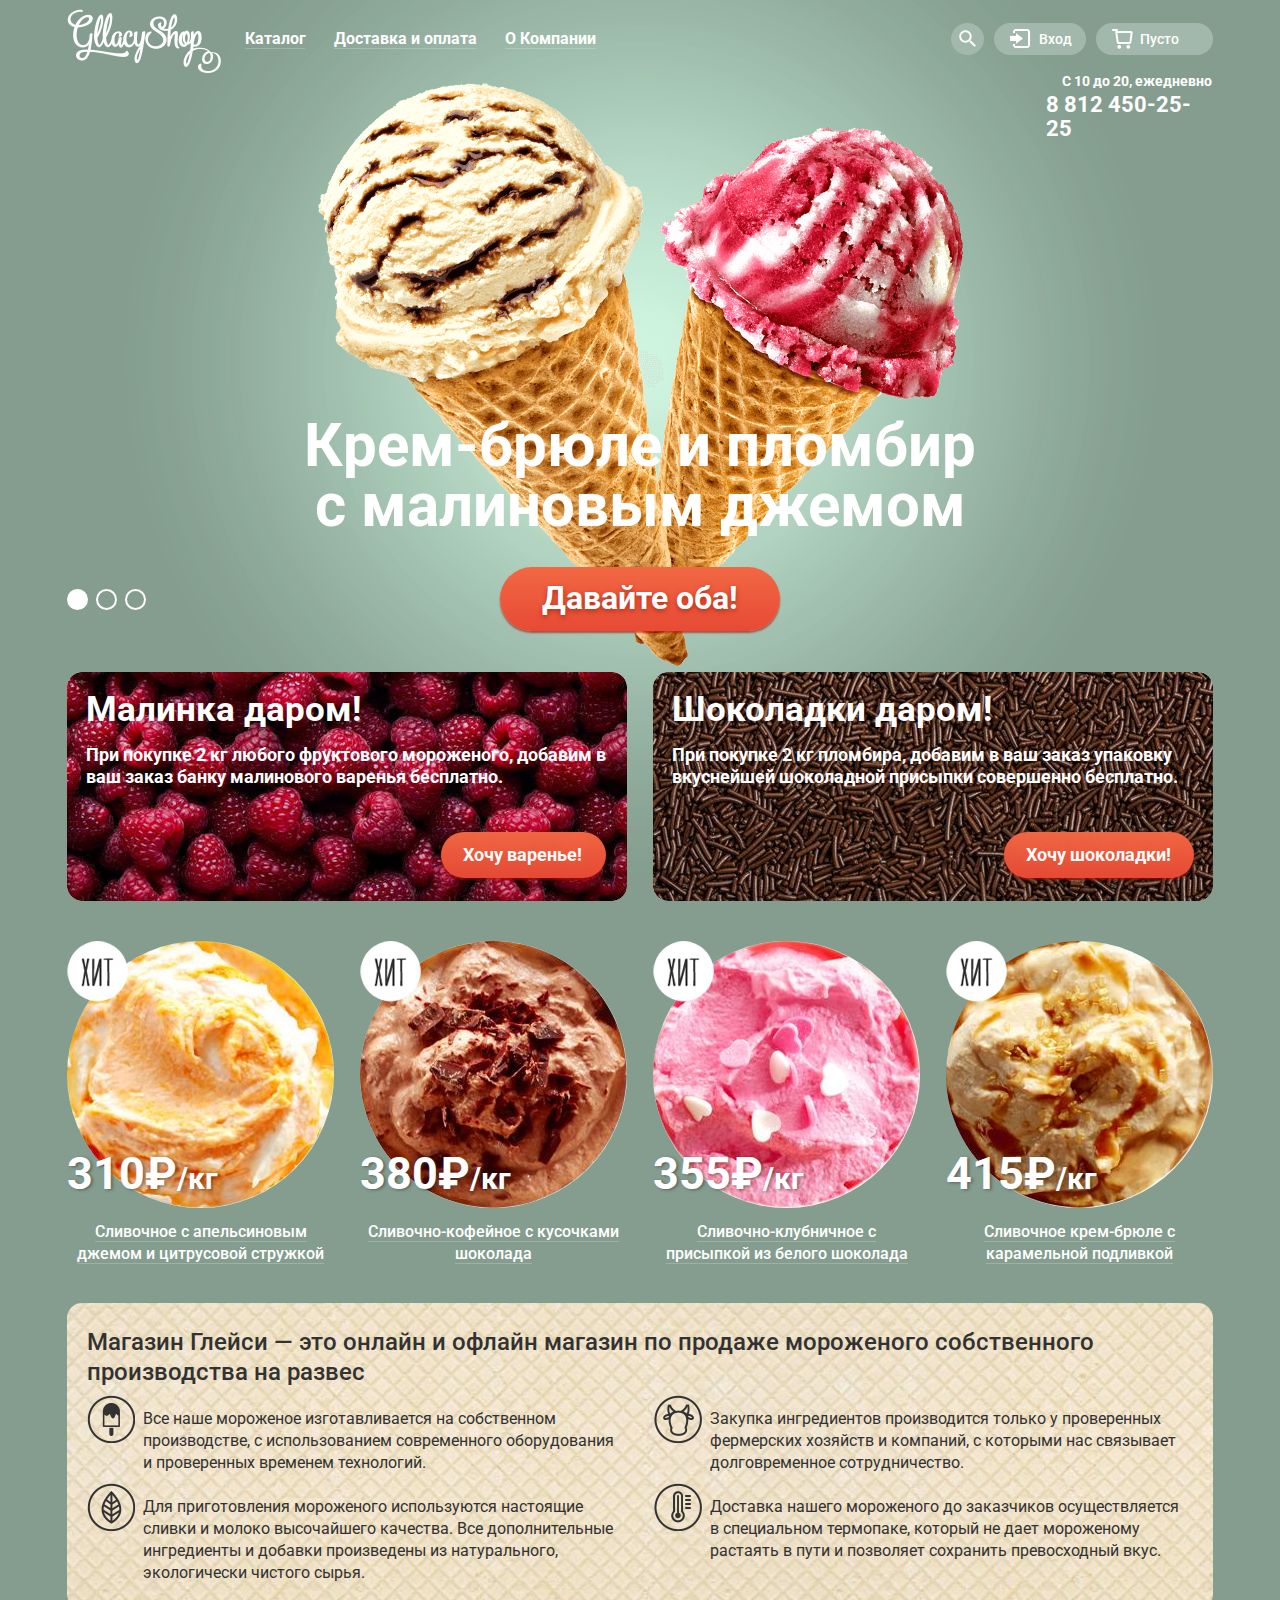
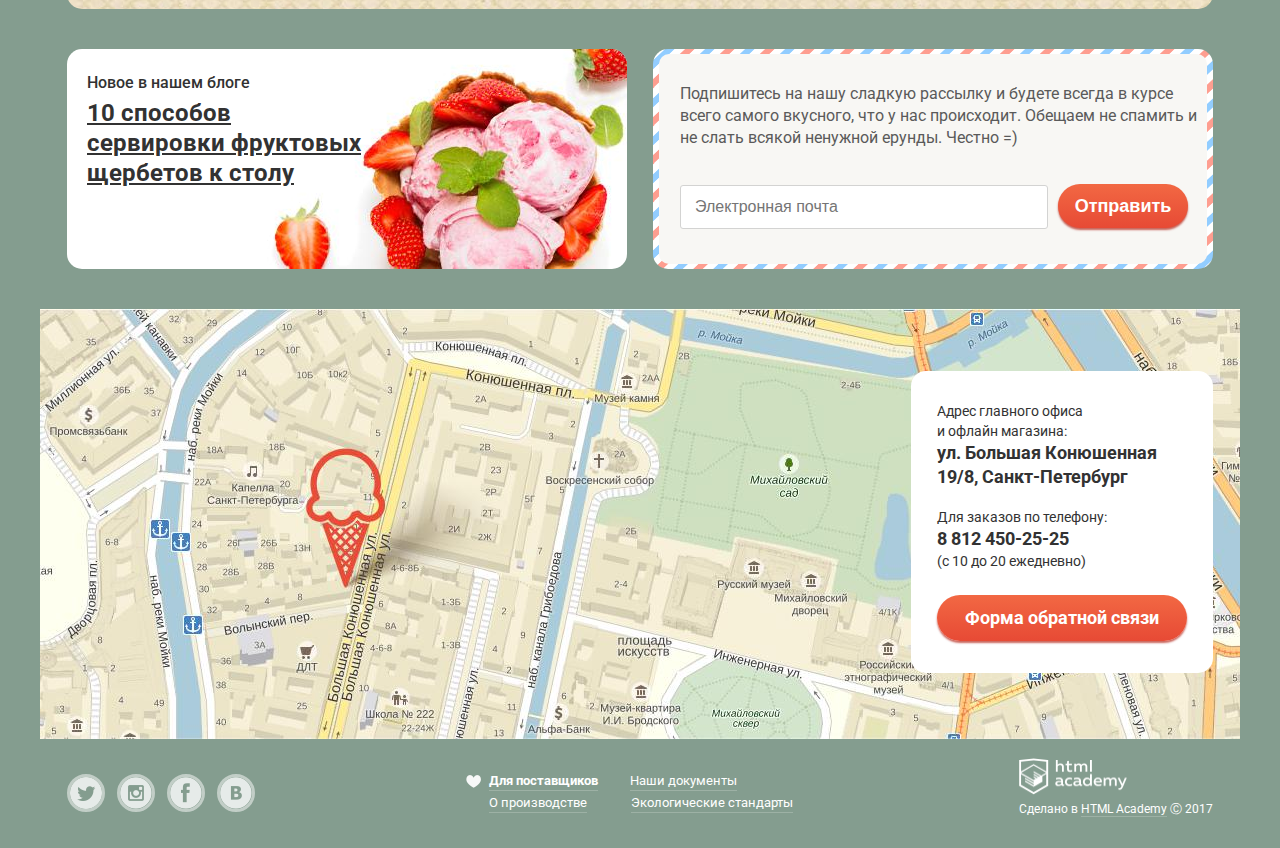
<file: index.html>
<!DOCTYPE html>
<html lang="ru">
  <head>
    <meta charset="utf-8">
    <title>HTML Academy: Глейси - Главная</title>
    <link href="https://fonts.googleapis.com/css?family=Roboto:400,500,700&amp;subset=cyrillic" rel="stylesheet">
    <link rel="stylesheet" href="css/normalize.css">
    <link rel="stylesheet" href="css/style.min.css">
  </head>


  <body>
    <input class="slider-radio" type="radio" id="btn-1" name="toggle" checked>
    <input class="slider-radio" type="radio" id="btn-2" name="toggle">
    <input class="slider-radio" type="radio" id="btn-3" name="toggle">
    <div class="site-wrapper">
      <div class="contacts-form-overlay"></div>
      <header class="main-header">
        <div class="container clearfix">
          <div class="main-logo">
            <img src="img/logo.png" width="154" height="64" alt="Логотип">
          </div>
          <nav class="main-navigation">
            <ul class="main-menu clearfix">
              <li class="main-menu-item main-menu-catalog"><a href="/">Каталог</a>
                <ul class="submenu">
                  <li class="submenu-item submenu-item-main"><a href="">Новинки</a></li>
                  <li class="submenu-item"><a href="icecream.html">Сливочное</a></li>
                  <li class="submenu-item"><a href="/">Щербеты</a></li>
                  <li class="submenu-item"><a href="/">Фруктовый лед</a></li>
                  <li class="submenu-item"><a href="/">Мелорин</a></li>
                </ul>
              </li>
              <li class="main-menu-item"><a href="/">Доставка и оплата</a></li>
              <li class="main-menu-item"><a href="/">О Компании</a></li>
            </ul>
          </nav>
          <div class="user-block">
            <div class="search-block user-block-item">
              <a class="search" href="/"></a>
              <div class="search-window">
                <form action="/">
                  <input class="text-input" type="text" name="search" placeholder="Что ищем?">
                </form>
              </div>
            </div>
            <div class="login-block user-block-item">
              <a class="login" href="/">Вход</a>
              <div class="login-window">
                <form action="/">
                  <input class="text-input" type="text" name="login-email" placeholder="Электронная почта">
                  <input class="password-input" type="password" name="login-password" placeholder="Пароль">
                  <button type="submit" class="button login-window-button">Войти</button>
                </form>
                <div class="login-window-links">
                  <a href="/">Забыли пароль?</a>
                  <a href="/">Новая регистрация</a>
                </div>
              </div>
            </div>
            <div class="cart-block user-block-item">
              <a class="cart" href="/">Пусто</a>
            </div>
          </div>
          <div class="opening-times">
            <p>С 10 до 20, ежедневно</p>
            <span class="opening-times-tel">8 812 450-25-25</span>
          </div>
        </div>
      </header>


      <main>
        <div class="container">
          <div class="slider">
            <div class="slide slide-1">
              <h2>Крем-брюле и пломбир с малиновым джемом</h2>
              <a class="button slider-button" href="/">Давайте оба!</a>
            </div>
            <div class="slide slide-2">
              <h2>Шоколадный пломбир и лимонный сорбет</h2>
              <a class="button slider-button" href="/">Давайте оба!</a>
            </div>
            <div class="slide slide-3">
              <h2>Пломбир с помадкой и клубничный щербет</h2>
              <a class="button slider-button" href="/">Давайте оба!</a>
            </div>
            <div class="slider-controls">
              <label for="btn-1"></label>
              <label for="btn-2"></label>
              <label for="btn-3"></label>
            </div>
          </div>

          <div class="promo-block">
            <div class="promo promo-left">
              <h3>Малинка даром!</h3>
              <p>При покупке 2 кг любого фруктового мороженого, добавим в ваш заказ банку малинового варенья бесплатно.</p>
              <a class="button promo-button promo-button-left" href="">Хочу варенье!</a>
            </div>
            <div class="promo promo-right">
              <h3>Шоколадки даром!</h3>
              <p>При покупке 2 кг пломбира, добавим в ваш заказ упаковку вкуснейшей шоколадной присыпки совершенно бесплатно.</p>
              <a class="button promo-button promo-button-right" href="">Хочу шоколадки!</a>
            </div>
          </div>

          <div class="hits-list">
            <div class="catalog-item catalog-item-hit">
              <a href="/" class="catalog-item-link">
                <img src="img/orange-ice.jpg" width="267" height="267" alt="Сливочное с апельсиновым джемом и цитрусовой стружкой">
              </a>
              <div class="catalog-item-price">310&#8381;<span>/кг</span></div>
              <h4 class="catalog-item-heading"><a href="/" class="catalog-item-link">Сливочное с апельсиновым джемом и цитрусовой стружкой</a></h4>
              <div class="catalog-item-hover">
                <a class="button item-button" href="/">Быстрый просмотр</a>
              </div>
            </div>
            <div class="catalog-item catalog-item-hit">
              <a href="/" class="catalog-item-link">
                <img src="img/cream-coffee-ice.jpg" width="267" height="267" alt="Сливочно-кофейное с кусочками шоколада">
              </a>
              <div class="catalog-item-price">380&#8381;<span>/кг</span></div>
              <h4 class="catalog-item-heading"><a href="/" class="catalog-item-link">Сливочно-кофейное с кусочками шоколада</a></h4>
              <div class="catalog-item-hover">
                <a class="button item-button" href="/">Быстрый просмотр</a>
              </div>
            </div>
            <div class="catalog-item catalog-item-hit">
              <a href="/" class="catalog-item-link">
                <img src="img/cream-strawberry-ice.jpg" width="267" height="267" alt="Сливочно-клубничное с присыпкой из белого шоколада">
              </a>
              <div class="catalog-item-price">355&#8381;<span>/кг</span></div>
              <h4 class="catalog-item-heading"><a href="/" class="catalog-item-link">Сливочно-клубничное с присыпкой из белого шоколада</a></h4>
              <div class="catalog-item-hover">
                <a class="button item-button" href="/">Быстрый просмотр</a>
              </div>
            </div>
            <div class="catalog-item catalog-item-hit">
              <a href="/" class="catalog-item-link">
                <img src="img/creme-brulee-ice.jpg" width="267" height="267" alt="Сливочное крем-брюле с карамельной подливкой">
              </a>
              <div class="catalog-item-price">415&#8381;<span>/кг</span></div>
              <h4 class="catalog-item-heading"><a href="/" class="catalog-item-link">Сливочное крем-брюле с карамельной подливкой</a></h4>
              <div class="catalog-item-hover">
                <a class="button item-button" href="/">Быстрый просмотр</a>
              </div>
            </div>
          </div>

          <div class="features">
            <h1>Магазин Глейси — это онлайн и офлайн магазин по продаже мороженого собственного производства на развес</h1>
              <p class="feature feature-1">Все наше мороженое изготавливается на собственном производстве, с использованием современного оборудования и проверенных временем технологий.</p>
              <p class="feature feature-2">Закупка ингредиентов  производится только у проверенных фермерских хозяйств и компаний, с которыми нас связывает долговременное сотрудничество.</p>
              <p class="feature feature-3">Для приготовления мороженого используются настоящие сливки и молоко высочайшего качества. Все дополнительные ингредиенты и добавки произведены из натурального, экологически чистого сырья.</p>
              <p class="feature feature-4">Доставка нашего мороженого до заказчиков осуществляется в специальном термопаке, который не дает мороженому растаять в пути и позволяет сохранить превосходный вкус.</p>
          </div>

          <div class="blog-email-block">
            <div class="blog">
              Новое в нашем блоге
              <h5><a href="/">10 способов сервировки фруктовых щербетов к столу</a></h5>
            </div>
            <div class="email-listing">
              <div class="email-listing-content">
                <p>Подпишитесь на нашу сладкую рассылку и будете всегда в курсе всего самого вкусного, что у нас происходит. Обещаем не спамить и не слать всякой ненужной ерунды. Честно =)</p>
                <form action="/">
                  <input class="text-input" type="text" name="email" placeholder="Электронная почта">
                  <button class="button email-button" type="submit">Отправить</button>
                </form>
              </div>
            </div>
          </div>
        </div>
      </main>


      <div class="map-container">
        <div class="map">
          <iframe src="https://api-maps.yandex.ru/frame/v1/-/C6qgRXjs" width="1200" height="430"></iframe>
          <div class="contacts">
            <p>Адрес главного офиса<br>
              и офлайн магазина:<br>
              <b>ул. Большая Конюшенная 19/8, Санкт-Петербург</b>
            </p>
            <p>Для заказов по телефону:<br>
              <b>8 812 450-25-25</b><br>
              (с 10 до 20 ежедневно)
            </p>
            <a class="button contacts-button" href="form.html">Форма обратной связи</a>
            <div class="contacts-form">
              <span>Мы обязательно вам ответим!</span>
              <div class="contacts-close">
                <button class="contacts-close-button"></button>
              </div>
              <form action="/">
                <input class="text-input" type="text" name="name" placeholder="Как вас зовут?">
                <input class="text-input" type="text" name="contacts-email" placeholder="Ваша почта для ответа">
                <textarea name="contacts-comment" id="comment">Напишите что-нибудь...</textarea>
                <button type="submit" class="button contacts-form-button">Отправить</button>
              </form>
            </div>
          </div>
        </div>
      </div>

      <footer class="main-footer">
        <div class="container clearfix">
          <div class="social">
            <a class="social-link social-link-tw" href="">Twitter</a>
            <a class="social-link social-link-inst" href="">Instagram</a>
            <a class="social-link social-link-fb" href="">Facebook</a>
            <a class="social-link social-link-vk" href="">Вконтакте</a>
          </div>

          <div class="about-us">
            <a href="/">Для поставщиков</a>
            <a href="/">Наши документы</a>
            <a href="/">О производстве</a>
            <a href="/">Экологические стандарты</a>
          </div>

          <div class="copyright">
            <a href="https://htmlacademy.ru/intensive/htmlcss"><img src="img/academy-logo.png" width="108" height="37" alt="HTML Academy"></a>
            <p class="copyright-content">Сделано в <a href="https://htmlacademy.ru/intensive/htmlcss">HTML Academy</a> &#9400; 2017</p>
          </div>
        </div>
      </footer>
    </div>

    <script src="js/scripts.js"></script>

  </body>
</html>
</file>
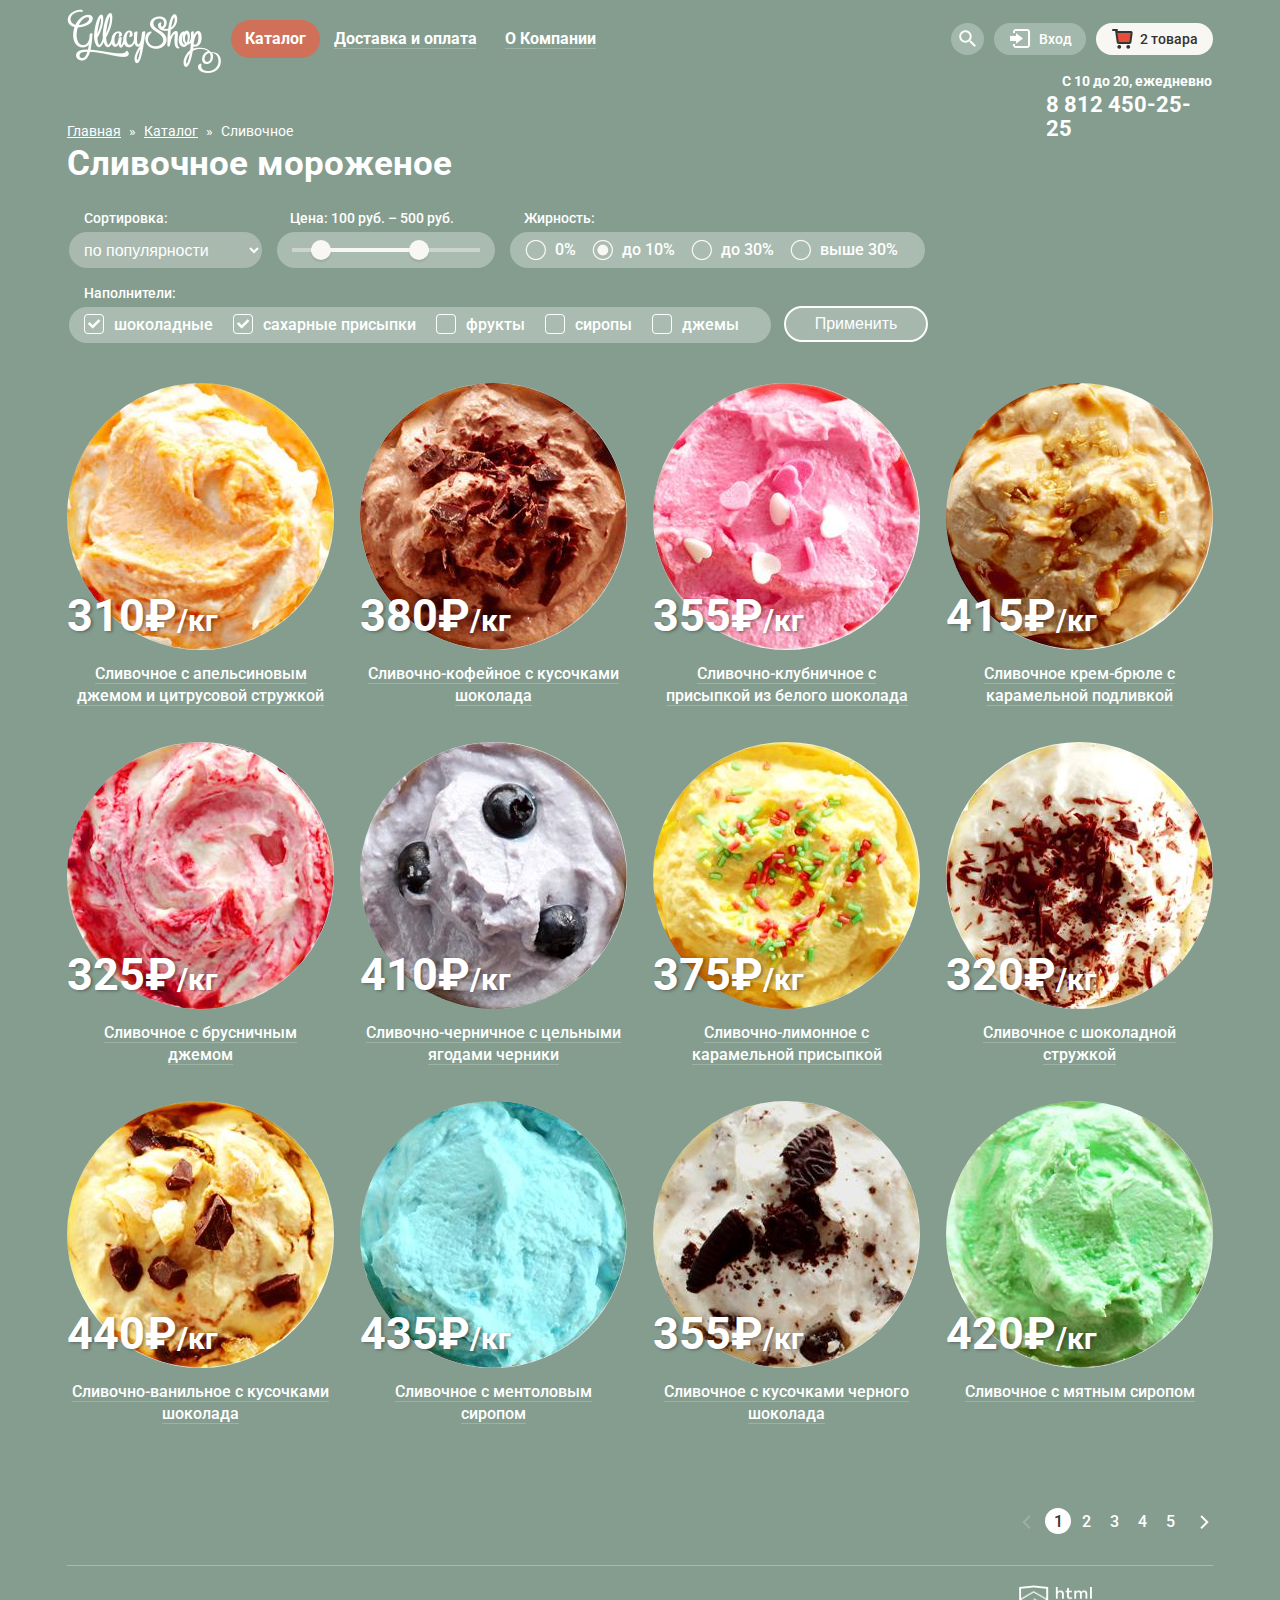
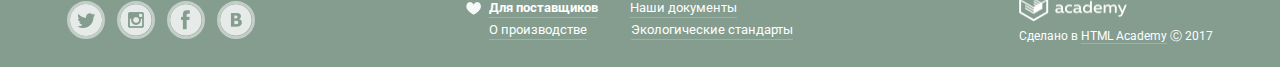
<file: icecream.html>
<!DOCTYPE html>
<html lang="ru">
  <head>
    <meta charset="utf-8">
    <title>HTML Academy: Глейси - Сливочное мороженое</title>
    <link href="https://fonts.googleapis.com/css?family=Roboto:400,500,700&amp;subset=cyrillic" rel="stylesheet">
    <link rel="stylesheet" href="css/normalize.css">
    <link rel="stylesheet" href="css/style.min.css">
  </head>


  <body>
    <header class="main-header">
      <div class="container clearfix">
        <div class="main-logo">
          <a href="index.html"><img src="img/logo.png" width="154" height="64" alt="Логотип"></a>
        </div>
        <nav class="main-navigation">
          <ul class="main-menu clearfix">
            <li class="main-menu-item main-menu-active main-menu-catalog"><a href="/">Каталог</a>
              <ul class="submenu">
                <li class="submenu-item submenu-item-main"><a href="">Новинки</a></li>
                <li class="submenu-item submenu-item-active"><a>Сливочное</a></li>
                <li class="submenu-item"><a href="/">Щербеты</a></li>
                <li class="submenu-item"><a href="/">Фруктовый лед</a></li>
                <li class="submenu-item"><a href="/">Мелорин</a></li>
              </ul>
            </li>
            <li class="main-menu-item"><a href="/">Доставка и оплата</a></li>
            <li class="main-menu-item"><a href="/">О Компании</a></li>
          </ul>
        </nav>
        <div class="user-block">
          <div class="search-block user-block-item">
            <a class="search" href="/"></a>
            <div class="search-window">
              <form action="/">
                <input class="text-input" type="text" name="search" placeholder="Что ищем?">
              </form>
            </div>
          </div>
          <div class="login-block user-block-item">
            <a class="login" href="/">Вход</a>
            <div class="login-window">
              <form action="/">
                <input class="text-input" type="text" name="login-email" placeholder="Электронная почта">
                <input class="password-input" type="password" name="login-password" placeholder="Пароль">
                <button type="submit" class="button login-window-button">Войти</button>
              </form>
              <div class="login-window-links">
                <a href="/">Забыли пароль?</a>
                <a href="/">Новая регистрация</a>
              </div>
            </div>
          </div>
          <div class="cart-block user-block-item">
            <a class="cart cart-active" href="/">2 товара</a>
            <div class="cart-window clearfix">
              <div class="cart-items">
                <div class="cart-item">
                  <button class="cart-item-close-button"></button>
                  <div class="cart-image">
                    <img src="img/cart-item-1.jpg" width="33" height="33" alt="Пломбир с апельсиновым джемом">
                  </div>
                  <span class="cart-item-name">Пломбир с апельсиновым джемом</span>
                  <span class="cart-price-per-kg">1,5 кг х <b>200 руб.</b></span>
                  <span class="cart-item-price">300 руб.</span>
                </div>
                <div class="cart-item">
                  <button class="cart-item-close-button"></button>
                  <div class="cart-image">
                    <img src="img/cart-item-2.jpg" width="33" height="33" alt="Пломбир с апельсиновым джемом">
                  </div>
                  <span class="cart-item-name">Клубничный пломбир с присыпкой из белого шоколада</span>
                  <span class="cart-price-per-kg">1,5 кг х <b>300 руб.</b></span>
                  <span class="cart-item-price">450 руб.</span>
                </div>
              </div>
              <div class="cart-total-price">Итого: 750 руб.</div>
              <a class="button cart-button" href="/">Оформить заказ</a>
            </div>
          </div>
        </div>
        <div class="opening-times">
          <p>С 10 до 20, ежедневно</p>
          <span class="opening-times-tel">8 812 450-25-25</span>
        </div>
      </div>
    </header>


    <main>
      <div class="container clearfix">
        <div class="breadcrumbs">
          <ul>
            <li class="breadcrumbs-item"><a href="index.html">Главная</a></li>
            <li class="breadcrumbs-item">»</li>
            <li class="breadcrumbs-item"><a href="/">Каталог</a></li>
            <li class="breadcrumbs-item">»</li>
            <li class="breadcrumbs-item breadcrumbs-active-item"><a>Сливочное</a></li>
          </ul>
        </div>

        <h1 class="ice-cream-title">Сливочное мороженое</h1>

        <div class="main-form">
          <form action="/">
            <fieldset class="sort">
              <legend>Сортировка:</legend>
              <select name="sort-select" id="sort-select-field">
                <option value="popular">по популярности</option>
                <option value="cheap">сначала недорогие</option>
                <option value="expensive">сначала дорогие</option>
                <option value="fat">по жирности</option>
              </select>
            </fieldset>
            <fieldset class="price">
              <legend>Цена: 100 руб. &#8211; 500 руб.</legend>
              <div class="main-form-range">
                <div class="scale">
                  <div class="bar"></div>
                </div>
                <div class="toggle toggle-min"></div>
                <div class="toggle toggle-max"></div>
              </div>
            </fieldset>
            <fieldset class="fat">
              <legend>Жирность:</legend>
              <div class="radio-container">
                <input type="radio" name="fat" value="0%" id="0%">
                <label for="0%">0%</label>
                <input type="radio" name="fat" value="0%" id="<10%" checked>
                <label for="<10%">до 10%</label>
                <input type="radio" name="fat" value="0%" id="<30%">
                <label for="<30%">до 30%</label>
                <input type="radio" name="fat" value="0%" id=">30%">
                <label for=">30%">выше 30%</label>
              </div>
            </fieldset>
            <fieldset class="filling">
              <legend>Наполнители:</legend>
              <div class="checkbox-container">
                <input type="checkbox" name="chocolate" id="chocolate" checked>
                <label for="chocolate">шоколадные</label>
                <input type="checkbox" name="sugar" id="sugar" checked>
                <label for="sugar">сахарные присыпки</label>
                <input type="checkbox" name="fruit" id="fruit">
                <label for="fruit">фрукты</label>
                <input type="checkbox" name="syrup" id="syrup">
                <label for="syrup">сиропы</label>
                <input type="checkbox" name="jam" id="jam">
                <label for="jam">джемы</label>
              </div>
            </fieldset>
            <button type="submit" class="main-form-button">Применить</button>
          </form>
        </div>

        <div class="catalog-items-list">
          <div class="catalog-item">
            <a href="/" class="catalog-item-link">
              <img src="img/orange-ice.jpg" width="267" height="267" alt="Сливочное с апельсиновым джемом и цитрусовой стружкой">
            </a>
            <div class="catalog-item-price">310&#8381;<span>/кг</span></div>
            <h4 class="catalog-item-heading"><a href="/" class="catalog-item-link">Сливочное с апельсиновым джемом и цитрусовой стружкой</a></h4>
            <div class="catalog-item-hover">
              <a class="button item-button" href="/">Быстрый просмотр</a>
            </div>
          </div>
          <div class="catalog-item">
            <a href="/" class="catalog-item-link">
              <img src="img/cream-coffee-ice.jpg" width="267" height="267" alt="Сливочно-кофейное с кусочками шоколада">
            </a>
            <div class="catalog-item-price">380&#8381;<span>/кг</span></div>
            <h4 class="catalog-item-heading"><a href="/" class="catalog-item-link">Сливочно-кофейное с кусочками шоколада</a></h4>
            <div class="catalog-item-hover">
              <a class="button item-button" href="/">Быстрый просмотр</a>
            </div>
          </div>
          <div class="catalog-item">
            <a href="/" class="catalog-item-link">
              <img src="img/cream-strawberry-ice.jpg" width="267" height="267" alt="Сливочно-клубничное с присыпкой из белого шоколада">
            </a>
            <div class="catalog-item-price">355&#8381;<span>/кг</span></div>
            <h4 class="catalog-item-heading"><a href="/" class="catalog-item-link">Сливочно-клубничное с присыпкой из белого шоколада</a></h4>
            <div class="catalog-item-hover">
              <a class="button item-button" href="/">Быстрый просмотр</a>
            </div>
          </div>
          <div class="catalog-item">
            <a href="/" class="catalog-item-link">
              <img src="img/creme-brulee-ice.jpg" width="267" height="267" alt="Сливочное крем-брюле с карамельной подливкой">
            </a>
            <div class="catalog-item-price">415&#8381;<span>/кг</span></div>
            <h4 class="catalog-item-heading"><a href="/" class="catalog-item-link">Сливочное крем-брюле с карамельной подливкой</a></h4>
            <div class="catalog-item-hover">
              <a class="button item-button" href="/">Быстрый просмотр</a>
            </div>
          </div>
          <div class="catalog-item">
            <a href="/" class="catalog-item-link">
              <img src="img/cowberry-ice.jpg" width="267" height="267" alt="Сливочное с брусничным джемом">
            </a>
            <div class="catalog-item-price">325&#8381;<span>/кг</span></div>
            <h4 class="catalog-item-heading"><a href="/" class="catalog-item-link">Сливочное с брусничным джемом</a></h4>
            <div class="catalog-item-hover">
              <a class="button item-button" href="/">Быстрый просмотр</a>
            </div>
          </div>
          <div class="catalog-item">
            <a href="/" class="catalog-item-link">
              <img src="img/blueberry-ice.jpg" width="267" height="267" alt="Сливочно-черничное с цельными ягодами черники">
            </a>
            <div class="catalog-item-price">410&#8381;<span>/кг</span></div>
            <h4 class="catalog-item-heading"><a href="/" class="catalog-item-link">Сливочно-черничное с цельными ягодами черники</a></h4>
            <div class="catalog-item-hover">
              <a class="button item-button" href="/">Быстрый просмотр</a>
            </div>
          </div>
          <div class="catalog-item">
            <a href="/" class="catalog-item-link">
              <img src="img/lemon-ice.jpg" width="267" height="267" alt="Сливочно-лимонное с карамельной присыпкой">
            </a>
            <div class="catalog-item-price">375&#8381;<span>/кг</span></div>
            <h4 class="catalog-item-heading"><a href="/" class="catalog-item-link">Сливочно-лимонное с карамельной присыпкой</a></h4>
            <div class="catalog-item-hover">
              <a class="button item-button" href="/">Быстрый просмотр</a>
            </div>
          </div>
          <div class="catalog-item">
            <a href="/" class="catalog-item-link">
              <img src="img/choc-fillings-ice.jpg" width="267" height="267" alt="Сливочное с шоколадной стружкой">
            </a>
            <div class="catalog-item-price">320&#8381;<span>/кг</span></div>
            <h4 class="catalog-item-heading"><a href="/" class="catalog-item-link">Сливочное с шоколадной стружкой</a></h4>
            <div class="catalog-item-hover">
              <a class="button item-button" href="/">Быстрый просмотр</a>
            </div>
          </div>
          <div class="catalog-item">
            <a href="/" class="catalog-item-link">
              <img src="img/vanilla-ice.jpg" width="267" height="267" alt="Сливочно-ванильное с кусочками шоколада">
            </a>
            <div class="catalog-item-price">440&#8381;<span>/кг</span></div>
            <h4 class="catalog-item-heading"><a href="/" class="catalog-item-link">Сливочно-ванильное с кусочками шоколада</a></h4>
            <div class="catalog-item-hover">
              <a class="button item-button" href="/">Быстрый просмотр</a>
            </div>
          </div>
          <div class="catalog-item">
            <a href="/" class="catalog-item-link">
              <img src="img/menthol-ice.jpg" width="267" height="267" alt="Сливочноe с ментоловым сиропом">
            </a>
            <div class="catalog-item-price">435&#8381;<span>/кг</span></div>
            <h4 class="catalog-item-heading"><a href="/" class="catalog-item-link">Сливочноe с ментоловым сиропом</a></h4>
            <div class="catalog-item-hover">
              <a class="button item-button" href="/">Быстрый просмотр</a>
            </div>
          </div>
          <div class="catalog-item">
            <a href="/" class="catalog-item-link">
              <img src="img/black-choc-ice.jpg" width="267" height="267" alt="Сливочное с кусочками черного шоколада">
            </a>
            <div class="catalog-item-price">355&#8381;<span>/кг</span></div>
            <h4 class="catalog-item-heading"><a href="/" class="catalog-item-link">Сливочное с кусочками черного шоколада</a></h4>
            <div class="catalog-item-hover">
              <a class="button item-button" href="/">Быстрый просмотр</a>
            </div>
          </div>
          <div class="catalog-item">
            <a href="/" class="catalog-item-link">
              <img src="img/mint-ice.jpg" width="267" height="267" alt="Сливочное с мятным сиропом">
            </a>
            <div class="catalog-item-price">420&#8381;<span>/кг</span></div>
            <h4 class="catalog-item-heading"><a href="/" class="catalog-item-link">Сливочное с мятным сиропом</a></h4>
            <div class="catalog-item-hover">
              <a class="button item-button" href="/">Быстрый просмотр</a>
            </div>
          </div>
        </div>

        <div class="pagination">
          <ul>
            <li class="pagination-item arrow-prev"><a href="/"></a></li>
            <li class="pagination-item pagination-active-item"><a href="/">1</a></li>
            <li class="pagination-item"><a href="/">2</a></li>
            <li class="pagination-item"><a href="/">3</a></li>
            <li class="pagination-item"><a href="/">4</a></li>
            <li class="pagination-item"><a href="/">5</a></li>
            <li class="pagination-item arrow-next"><a href="/"></a></li>
          </ul>
        </div>
      </div>
    </main>


    <footer class="main-footer">
      <div class="container clearfix">
        <div class="footer-border">
          <div class="social">
            <a class="social-link social-link-tw" href="">Twitter</a>
            <a class="social-link social-link-inst" href="">Instagram</a>
            <a class="social-link social-link-fb" href="">Facebook</a>
            <a class="social-link social-link-vk" href="">Вконтакте</a>
          </div>

          <div class="about-us">
            <a href="">Для поставщиков</a>
            <a href="">Наши документы</a>
            <a href="">О производстве</a>
            <a href="">Экологические стандарты</a>
          </div>

          <div class="copyright">
            <a href="https://htmlacademy.ru/intensive/htmlcss"><img src="img/academy-logo.png" width="108" height="37" alt="HTML Academy"></a>
            <p class="copyright-content">Сделано в <a href="https://htmlacademy.ru/intensive/htmlcss">HTML Academy</a> &#9400; 2017</p>
          </div>
        </div>
      </div>
    </footer>
  </body>
</html>
</file>
<file: css/style.min.css>
body{margin:0;padding:0;min-width:1200px;font-family:"Roboto","Arial",sans-serif;font-size:16px;font-weight:400;line-height:22px;color:#323232;background-color:#849d8f}.password-input:hover,.text-input:hover{border:2px solid #c7c6c5}.password-input:focus,.text-input:focus{border:2px solid #8fbdec}.site-wrapper{min-width:1200px;background-image:url(../img/slider-1.png);background-position:top center;background-repeat:no-repeat;transition:background-image .5s ease,background-color .5s ease}.site-wrapper::after,.site-wrapper::before{content:"";visibility:hidden}.site-wrapper::before{background-image:url(../img/slider-2.png)}.site-wrapper::after{background-image:url(../img/slider-3.png)}.clearfix::after{content:"";display:table;clear:both}.container{box-sizing:border-box;width:1200px;margin:0 auto;padding-top:1px;padding-left:27px;padding-right:27px}.main-header{min-height:113px}.main-logo{width:154px;height:64px;float:left;margin-top:8px;margin-right:10px}.main-logo img{max-width:100%;height:auto}.main-navigation{width:650px;float:left;margin-top:19px}.main-menu{list-style:none;margin:0;padding:0}.main-menu-item{float:left;min-height:32px}.main-menu-item>a{display:block;position:relative;padding:10px 14px;margin-bottom:10px;border-radius:20px;color:#fff;font-size:16px;font-weight:700;line-height:18px;text-decoration:none}.main-menu-item>a::after{content:"";position:absolute;left:14px;top:28px;height:1px;background:#fff;opacity:.2}.main-menu-item:nth-child(1)>a::after{width:60px}.main-menu-item:nth-child(2)>a::after{width:142px}.main-menu-item:nth-child(3)>a::after{width:91px}.main-menu-item>a:hover{background-color:#f7f6f3;border-radius:20px;color:#333}.main-menu-active>a::after,.main-menu-catalog .submenu,.main-menu-item>a:hover::after{display:none}.main-menu-item>a:active{background-color:#ededed;box-shadow:inset 0 2px 1px 0 #696969}.main-menu-catalog{position:relative}.main-menu-catalog:hover .submenu{display:block;padding:0;box-sizing:border-box;width:143px;min-height:171px;position:absolute;left:-8px;top:43px;background:#f8f7f4 url(../img/submenu-line.png) no-repeat 6px 38px;border-radius:5px;box-shadow:0 20px 20px 0 rgba(0,0,0,.4);list-style:none;z-index:30}.submenu-item a{display:block;box-sizing:border-box;width:100%;min-height:33px;padding:8px 20px;font-size:14px;line-height:16px;color:#323232;text-decoration:none}.submenu-item a:hover{background:#fbded8}.submenu-item a:active{background:#f6b5a5}.submenu-item-active a,.submenu-item-active a:hover{color:#fff;background:#d07058}.submenu-item:last-child a{border-radius:5px}.submenu-item-main{margin-bottom:4px}.submenu-item-main a{font-weight:700;min-height:38px;border-radius:5px}.main-menu-active>a{background-color:#d07058;text-decoration:none}.user-block{width:262px;float:right;margin-top:22px}.user-block-item>a{font-size:14px;line-height:16px;font-weight:500;text-decoration:none}.cart-block{float:right;padding-bottom:5px;position:relative}.cart{display:block;box-sizing:border-box;width:117px;min-height:32px;padding:8px 0 8px 44px;border-radius:20px;color:#fff;background:#a3b8ac url(../img/sprite.png) no-repeat 6px -112px}.cart-active,.cart:hover{color:#333;background:#f8f7f4 url(../img/sprite.png) no-repeat 6px -72px}.cart-window{box-sizing:border-box;display:none;position:absolute;top:36px;left:-423px;width:540px;padding:20px 15px;min-height:242px;border-radius:5px;background-color:#f8f7f4;box-shadow:0 20px 20px 0 rgba(0,0,0,.4);font-size:13px;line-height:16px;color:#323232;z-index:20}.cart-item{box-sizing:border-box;margin-bottom:15px;padding-left:6px}.cart-item:last-child{padding-bottom:16px;border-bottom:1px solid #cacac7;margin-bottom:0}.cart-item-close-button{display:inline-block;vertical-align:top;border:0;width:11px;height:11px;margin-top:10px;margin-right:5px;background:#f8f7f4 url(../img/cart-close-button.png) no-repeat;cursor:pointer}.cart-image{display:inline-block;width:33px;height:33px;margin-right:10px}.cart-image img,.catalog-item img{border-radius:50%}.cart-window span{display:inline-block;vertical-align:top;margin-top:10px}.cart-item-name{width:220px;margin-right:21px}.cart-price-per-kg{margin-right:25px}.cart-price-per-kg b{font-weight:400;color:#999}.cart-button,.cart-total-price{text-align:right;margin-top:14px;font-size:15px;line-height:18px;font-weight:700;color:#323232}.cart-button{float:right;width:170px;min-height:45px;font-size:18px;line-height:24px;color:#fefefe;text-align:center;padding-top:10px}.cart-block:hover .cart-window,.catalog-item:hover .catalog-item-hover,.login-block:hover .login-window,.search-block:hover .search-window{display:block}.login-block{position:relative;float:left;padding-bottom:5px}.login-block>a{display:block;box-sizing:border-box;width:92px;min-height:32px;margin-right:10px;padding:8px 45px;border-radius:20px;color:#fff;background:#a3b8ac url(../img/sprite.png) no-repeat 6px -409px}.login-block>a:hover{color:#333;background:#f8f7f4 url(../img/sprite.png) no-repeat 7px -448px}.login-window{display:none;position:absolute;left:-142px;top:36px;box-sizing:border-box;width:277px;min-height:214px;padding:20px 19px;background-color:#f8f7f4;border-radius:6px;box-shadow:0 20px 20px 0 rgba(0,0,0,.4);z-index:20}.login-window a{color:#323232}.login-window a:hover{color:#ffbc9e}.login-window input{margin-bottom:20px}.login-window-button{float:left;width:100px;min-height:45px;font-size:18px;line-height:24px;font-weight:700}.login-window-links{float:right;width:120px}.login-window-links a{font-size:13px;line-height:24px;color:#323232;font-weight:400;text-decoration:none;border-bottom:1px solid #adacaa}.search-block{float:left;position:relative;padding-bottom:5px}.search-block>a{display:block;width:33px;min-height:32px;margin-right:10px;border-radius:50%;background:#a3b8ac url(../img/sprite.png) no-repeat -2px -486px}.search-block>a:hover{background:#f8f7f4 url(../img/sprite.png) no-repeat -2px -523px}.search-window{display:none;position:absolute;top:36px;left:-308px;box-sizing:border-box;width:341px;min-height:84px;padding:20px 15px;border-radius:6px;background-color:#f8f7f4;box-shadow:0 20px 20px 0 rgba(0,0,0,.4);z-index:20}.login-window input,.search-window input{box-sizing:border-box;width:100%;height:44px;padding:12px 14px;border:1px solid #d3d3d2;border-radius:5px;font-size:14px;line-height:24px;color:#999}.opening-times{width:167px;min-height:38px;float:right;margin-top:13px;font-size:14px;line-height:16px;font-weight:700;color:#fff}.opening-times p{margin:0 0 4px 16px}.opening-times-tel{font-size:22px;line-height:24px}.slider{position:relative;padding-top:274px;text-align:center}.slide,.slider-radio{display:none}.slider h2{width:700px;font-size:60px;line-height:60.35px;color:#fff;margin:0 auto 30px}.slider-controls{position:absolute;bottom:25px;left:0;z-index:20;font-size:0}.slider-controls label{display:inline-block;vertical-align:top;width:17px;height:17px;border:2px solid #fff;border-radius:50%;background-color:transparent;margin-right:8px;cursor:pointer}#btn-1:checked~.site-wrapper .slide-1,#btn-2:checked~.site-wrapper .slide-2,#btn-3:checked~.site-wrapper .slide-3{display:block}#btn-1:checked~.site-wrapper{background-image:url(../img/slider-1.png);background-color:#849d8f}#btn-2:checked~.site-wrapper{background-image:url(../img/slider-2.png);background-color:#8996a6}#btn-3:checked~.site-wrapper{background-image:url(../img/slider-3.png);background-color:#9d8b84}#btn-1:checked~.site-wrapper label[for=btn-1],#btn-2:checked~.site-wrapper label[for=btn-2],#btn-3:checked~.site-wrapper label[for=btn-3]{background-color:#fff}.slider-controls label:hover{background-color:#b2c1b7}.button{display:inline-block;box-sizing:border-box;border-radius:40px;color:#fff;text-decoration:none;border:0;cursor:pointer;background-image:-moz-linear-gradient(90deg,#e74a35 0%,#f26843 100%);background-image:-webkit-linear-gradient(90deg,#e74a35 0%,#f26843 100%);background-image:-ms-linear-gradient(90deg,#e74a35 0%,#f26843 100%);box-shadow:0 2px 2px 0 rgba(172,16,0,.64)}.button:hover{background:-moz-linear-gradient(top,#f58669 0%,#ec6f5e 100%);background:-webkit-linear-gradient(top,#f58669 0%,#ec6f5e 100%);background:linear-gradient(to bottom,#f58669 0%,#ec6f5e 100%);box-shadow:0 2px 2px #ac1000}.button:active{background:-moz-linear-gradient(top,#d84732 0%,#e1613e 100%);background:-webkit-linear-gradient(top,#d84732 0%,#e1613e 100%);background:linear-gradient(to bottom,#d84732 0%,#e1613e 100%);box-shadow:inset 0 2px 2px #ac1000}.slider-button{width:280px;min-height:64px;margin-left:auto;margin-right:auto;margin-bottom:5px;padding:9px 41px;font-size:32px;line-height:44px;font-weight:700;text-shadow:0 2px 5px rgba(160,32,11,.76)}.promo-block{display:-ms-flexbox;display:flex;margin-top:36px}.promo{box-sizing:border-box;width:560px;min-height:229px;color:#fff;border-radius:15px;font-size:18px;line-height:22px;font-weight:700;padding:17px 19px}.promo h3{font-size:35px;line-height:41px;margin:0}.promo p{margin-top:14px}.promo-left,.promo-right{background-color:#8b132a;background-image:url(../img/promo-left-background.jpg);background-size:cover}.promo-right{margin-left:auto;background-color:#41291e;background-image:url(../img/promo-right-background.jpg)}.promo-button{margin-top:26px;padding:11px 22px;font-size:18px;line-height:24px;font-weight:700;opacity:.988}.promo-button-left{width:165px;margin-left:355px}.promo-button-right{width:190px;margin-left:332px}.hits-list{display:-ms-flexbox;display:flex;-ms-flex-pack:justify;justify-content:space-between;-ms-flex-wrap:wrap;flex-wrap:wrap;margin-top:40px;min-height:322px}.catalog-item{width:267px;position:relative;text-align:center}.catalog-item-hover{display:none;position:absolute;width:calc(100% + 20px);height:calc(100% + 20px);top:-10px;left:-10px;border-radius:5px;background-color:rgba(248,247,244,.3);box-shadow:0 20px 20px 0 rgba(0,0,0,.4);padding-bottom:80px;z-index:30}.catalog-item-hover a{position:absolute;bottom:0;left:45px;margin-bottom:30px}.catalog-item-link{position:relative;z-index:10}.catalog-item:hover .catalog-item-link{z-index:35}.catalog-item-hit::before{content:"";display:block;width:61px;height:61px;background:url(../img/hit-tag.png) no-repeat;position:absolute;top:0;left:0;z-index:40}.catalog-item-heading{width:257px;margin-top:7px;margin-bottom:0;margin-left:5px}.catalog-item-heading a{font-size:16px;line-height:22px;font-weight:500;color:#fff;text-decoration:none;border-bottom:1px solid #9db1a5}.catalog-item-heading a:hover{color:#ffbc9e;border-bottom:1px solid #a7a294}.catalog-item-price{position:absolute;top:210px;left:0;font-size:45px;line-height:45px;font-weight:700;color:#fff;text-shadow:2px 1px 3px rgba(49,50,53,.5);z-index:20}.catalog-item:hover .catalog-item-price{z-index:40}.catalog-item-price span{font-size:30px}.item-button{position:absolute;right:40px;width:200px;min-height:45px;padding-top:10px;font-size:18px;line-height:24px;font-weight:700;z-index:30}.features{margin-top:38px;padding-top:1px;padding-left:20px;background-color:#e9dcc0;background-image:url(../img/features-background.jpg);border-radius:15px}.features h1{margin-top:23px;margin-bottom:5px;font-weight:500}.feature{display:inline-block;vertical-align:top;width:476px;margin-top:16px;position:relative}.feature::before{content:"";display:block;position:absolute;left:-56px;top:-13px;width:48px;height:48px}.feature-1::before{background:url(../img/feature-1-icon.png) no-repeat}.feature-2::before{background:url(../img/feature-2-icon.png) no-repeat}.feature-3::before{background:url(../img/feature-3-icon.png) no-repeat}.feature-4::before{background:url(../img/feature-4-icon.png) no-repeat}.feature-1{margin-right:87px;margin-left:56px}.feature-3{margin:6px 87px 25px 56px}.feature-4{margin-top:6px;margin-bottom:25px}.blog-email-block{display:-ms-flexbox;display:flex;-ms-flex-pack:justify;justify-content:space-between;margin-top:40px}.blog,.email-listing{box-sizing:border-box;width:560px;min-height:220px;border-radius:15px}.blog{font-size:16px;line-height:22px;font-weight:500;color:#323232;background:#fff url(../img/blog-background.jpg) no-repeat;padding:23px 20px}.blog h5{width:282px;margin-top:4px}.blog a,.features h1{font-size:24px;line-height:30px;color:#323232}.blog a:hover{color:#e84d37}.email-listing{padding:5px 6px;background:#fff url(../img/email-listing-background.png) 3px 0}.email-listing-content{padding-top:13px;padding-left:21px;background-color:#f8f7f4;border-radius:10px;font-size:16px;line-height:22px;color:#5a5a5a}.email-listing-content p{margin-bottom:35px}.email-listing-content input{box-sizing:border-box;position:relative;width:368px;height:44px;margin-right:6px;padding-top:1px;padding-left:14px;font-size:16px;line-height:24px;color:#999;border:1px solid #d3d3d2;border-radius:3px;margin-bottom:35px}.email-listing-content button{box-sizing:border-box;width:130px;font-size:18px;line-height:24px;font-weight:700;padding:10px 13px}.map-container{box-sizing:border-box;width:1200px;margin-right:auto;margin-left:auto;margin-top:40px}.map{position:relative;background:url(../img/map-with-pin.jpg) no-repeat}.map iframe{border:0}.contacts{box-sizing:border-box;width:302px;padding:12px 26px;position:absolute;right:27px;top:62px;color:#323232;background-color:#fff;border-radius:15px}.contacts p{margin-top:18px;font-size:14px;line-height:20px;font-weight:400}.contacts p:nth-child(2){margin-bottom:24px}.contacts b,.contacts-button{font-size:18px;line-height:24px;font-weight:700}.contacts-button{box-sizing:border-box;display:block;margin:0 auto 20px;padding:11px 26px;text-align:center}@keyframes bounce{0%{transform:translateY(-2000px)}70%{transform:translateY(30px)}90%{transform:translateY(-10px)}to{transform:translateY(0)}}.contacts-form{display:none;position:fixed;top:100px;left:50%;margin-left:-238px;box-sizing:border-box;width:476px;min-height:442px;padding:20px 24px;font-size:24px;line-height:28px;font-weight:500;color:#323232;background-color:#f8f7f4;border-radius:6px;z-index:110}.contacts-form-show{display:block;animation:bounce .6s}.contacts-form-overlay{display:none;position:fixed;width:100%;height:100%;background-color:#000;opacity:.3;z-index:100}.contacts-form-overlay-show{display:block}.contacts-form input{box-sizing:border-box;width:267px;height:44px;margin-bottom:20px;padding:12px 14px;border:1px solid #d3d3d2;border-radius:5px;font-size:14px;line-height:24px;color:#999}.contacts-form input:first-child{margin-top:19px}.contacts-form textarea{box-sizing:border-box;width:100%;min-height:155px;padding:12px 14px;border:1px solid #d3d3d2;border-radius:5px;font-family:"Roboto","Arial",sans-serif;font-size:14px;line-height:24px;color:#999}.contacts-close{float:right;position:relative}.contacts-close-button{position:absolute;top:-5px;right:-10px;width:18px;height:17px;border:0;background:#f8f7f4 url(../img/contacts-close-button.png) no-repeat;cursor:pointer}.contacts-form-button{float:right;width:139px;min-height:46px;margin-top:18px;font-size:18px;line-height:24px;font-weight:700}.main-footer{min-height:103px}.footer-border{box-sizing:border-box;border-top:1px solid #a9bbb1;padding-top:7px}.social{width:200px;float:left;margin-top:26px;margin-right:222px}.social-link{box-sizing:border-box;display:inline-block;font-size:0;width:38px;height:38px;margin-right:8px;border:3px solid #c2cec7;border-radius:50%;background-image:url(../img/sprite.png);background-repeat:no-repeat}.social-link:hover{background-position:0 0}.social-link:active{box-shadow:inset 0 1px 2px 1px rgba(136,136,136,.7)}.social-link-tw{background-position:-10px -567px}.social-link-tw:hover{background-image:url(../img/tw-icon-hover.png)}.social-link-inst{background-position:-10px -363px}.social-link-inst:hover{background-image:url(../img/inst-icon-hover.png)}.social-link-fb{background-position:-10px -278px}.social-link-fb:hover{background-image:url(../img/fb-icon-hover.png)}.social-link-vk{background-position:-10px -619px}.social-link-vk:hover{background-image:url(../img/vk-icon-hover.png)}.about-us{width:309px;float:left;margin-top:26px}.about-us a{display:inline-block;vertical-align:top;position:relative;font-size:13px;line-height:18px;color:#fff;text-decoration:none;border-bottom:1px solid #9db1a5}.about-us a:nth-child(1){margin-right:28px;font-weight:700}.about-us a:nth-child(3){margin-right:40px}.about-us a:hover,.copyright-content a:hover{color:#ffbc9e;border-bottom:1px solid #a7a294}.about-us a:nth-child(1)::before{content:"";width:15px;height:13px;position:absolute;left:-23px;top:3px;background-image:url(../img/sprite.png);background-repeat:no-repeat;background-position:-10px -330px}.copyright,.copyright a{font-size:12px;line-height:18px;font-weight:400;color:#fff}.copyright{float:right;margin-top:12px}.copyright a{text-decoration:none}.copyright-content{margin-top:0}.copyright-content a{border-bottom:1px solid #9db1a5}.breadcrumbs{width:500px;margin-top:-19px;font-size:14px;line-height:16px;color:#fff}.breadcrumbs ul{margin:0;padding:0}.breadcrumbs-item{display:inline-block;margin-right:5px}.breadcrumbs-item a{color:#fff}.breadcrumbs-item a:hover{color:#ffbc9e}h1.ice-cream-title{font-size:35px;line-height:41px;color:#fff;margin:4px 0 0}.main-form{padding:0;width:931px;min-height:130px;margin-top:26px}.main-form fieldset{min-height:56px;padding:0;display:inline-block;vertical-align:top;border:0}.main-form legend,.sort select{font-size:14px;line-height:16px;font-weight:500;color:#fff}.sort{width:193px;margin-right:9px}.sort legend{margin-left:15px}.sort select{box-sizing:border-box;width:193px;height:36px;margin-top:6px;padding:8px 11px;border:0;background-color:#a9b9af;font-size:16px;line-height:18px;border-radius:20px}.sort select:focus,.sort select:hover{background-color:#fff;color:#323232}.price{width:218px;margin-right:9px}.price legend{margin-left:13px}.price .main-form-range{position:relative;box-sizing:border-box;width:218px;height:36px;padding:16px 15px;margin-top:6px;background-color:#aabcb2;border-radius:20px}.price .scale{height:4px;background-color:#cbd4cd}.price .bar{width:118px;margin-left:19px;height:4px;background-color:#f8f7f4}.price .toggle{position:absolute;top:8px;left:0;display:block;width:20px;height:20px;border-radius:50%;background-color:#f8f7f4;box-shadow:0 2px 2px 0 rgba(0,0,0,.1);cursor:pointer}.price .toggle-min{left:34px}.price .toggle-max{left:132px}.fat{width:415px}.fat legend{margin-left:14px}.fat .radio-container{box-sizing:border-box;width:415px;height:36px;margin-top:6px;padding:9px 15px;background-color:#aabcb2;border-radius:20px}.fat input[type=radio],.filling input[type=checkbox]{display:none}.fat input[type=radio]+label{display:inline-block;vertical-align:top;padding-left:30px;margin-right:12px;position:relative;cursor:pointer}.fat input[type=radio]+label::before{content:"";display:block;width:21px;height:22px;background-image:url(../img/form-sprite.png);background-position:-10px -250px;position:absolute;top:-2px;left:0}.fat input[type=radio]:checked+label::before{background-position:-10px -292px}.fat input[type=radio]+label:hover::before{background-position:-10px -460px}.fat input[type=radio]:checked+label:hover::before{background-position:-10px -376px}.fat label,.filling label{font-size:16px;line-height:18px;font-weight:500;color:#fff}.filling{width:702px;margin-top:17px}.filling legend{margin-left:15px}.filling .checkbox-container{box-sizing:border-box;width:702px;height:36px;margin-top:6px;padding:9px 15px;background-color:#aabcb2;border-radius:20px}.filling input[type=checkbox]+label{display:inline-block;vertical-align:top;padding-left:30px;margin-right:16px;position:relative;cursor:pointer}.filling input[type=checkbox]+label::before{content:"";display:block;width:21px;height:22px;background-image:url(../img/form-sprite.png);background-position:-10px -10px;position:absolute;top:-2px;left:0}.filling input[type=checkbox]:checked+label::before{background-position:-10px -50px}.filling input[type=checkbox]+label:hover::before{background-position:-10px -210px}.filling input[type=checkbox]:checked+label:hover::before{background-position:-10px -130px}.main-form-button{box-sizing:border-box;display:inline-block;width:144px;min-height:36px;margin-top:38px;margin-left:7px;font-size:16px;line-height:18px;font-weight:500;color:#fff;background-color:#a6b7ae;border:2px solid #fcfcfc;border-radius:20px;cursor:pointer}.main-form-button:hover{color:#323232;background-color:#fbfcfb}.main-form-button:active{border:0;background-color:#eaeaea;box-shadow:inset 0 2px 1px 0 #696969}.catalog-items-list{display:-ms-flexbox;display:flex;-ms-flex-wrap:wrap;flex-wrap:wrap;-ms-flex-pack:justify;justify-content:space-between;margin-top:40px}.catalog-items-list .catalog-item{margin-bottom:35px}.pagination{width:196px;float:right;margin-top:48px;margin-bottom:30px}.pagination ul{margin:0;padding:0;list-style:none;font-size:0}.pagination-item{display:inline-block;vertical-align:top;margin-right:2px}.pagination-item a{box-sizing:border-box;display:block;width:26px;height:26px;padding:5px 9px;border-radius:50%;font-size:16px;line-height:18px;font-weight:500;color:#fff;text-decoration:none}.pagination-item a:hover{background-color:#9db1a5}.arrow-prev a{background:url(../img/arrow-prev.png) no-repeat 5px 7px}.arrow-next a{background:url(../img/arrow-next.png) no-repeat 15px 7px}.arrow-next a:hover,.arrow-prev a:hover{background-color:transparent}.pagination-active-item a,.pagination-active-item a:hover{color:#323232;background-color:#fff}
</file>
